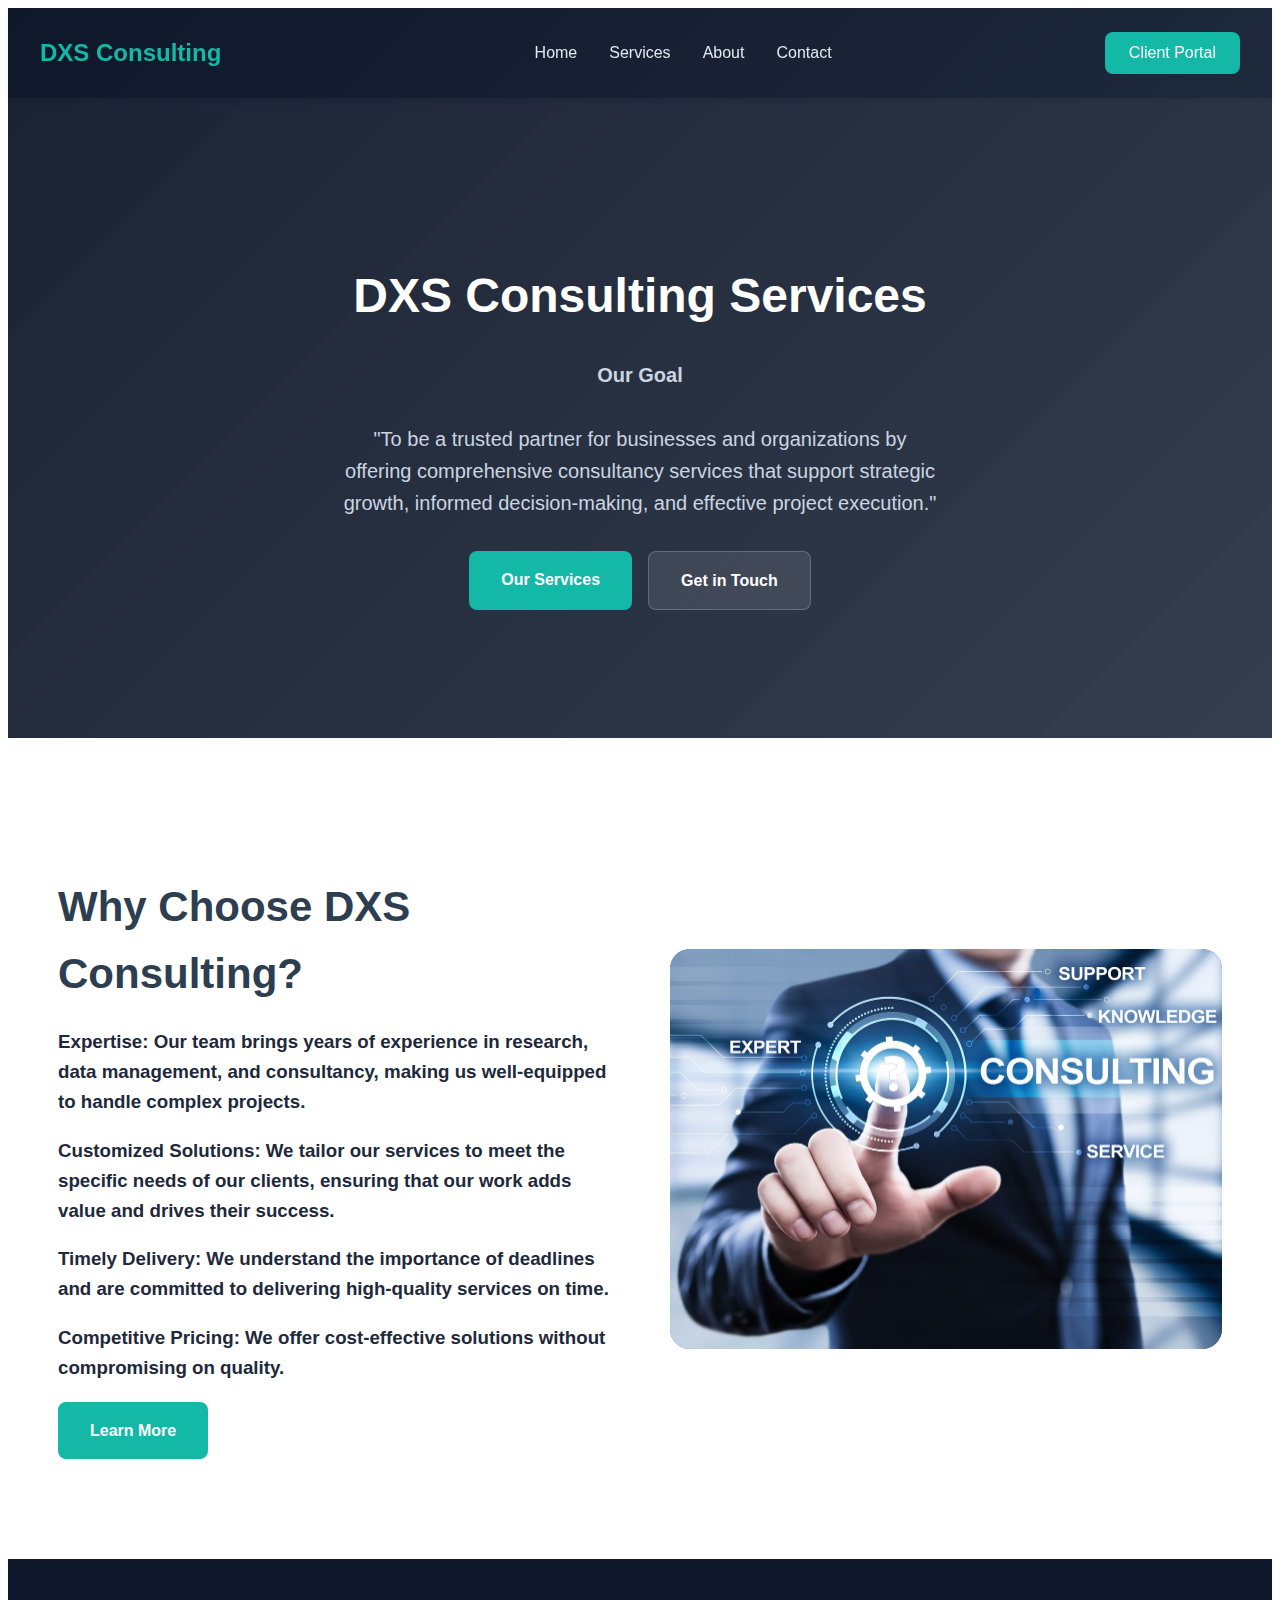
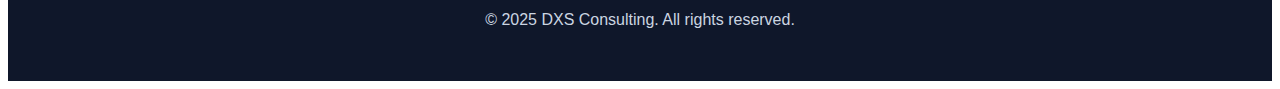
<file: index.html>
<!DOCTYPE html>
<html lang="en">
<head>
    <meta charset="UTF-8">
    <meta name="viewport" content="width=device-width, initial-scale=1.0">
    <title>DXS Consulting</title>
    <link rel="stylesheet" href="Landing.css">
</head>
<body>
     <nav class="navbar">
        <div class="nav-container">
            <div class="nav-brand">DXS Consulting</div>
            <ul class="nav-links">
                <li><a href="Landing.html">Home</a></li>
                <li><a href="Services Offered.html">Services</a></li>
                <li><a href="About.html">About</a></li>
                <li><a href="Contact.html">Contact</a></li>
            </ul>
            <a href="Client portal.html" class="nav-button">Client Portal</a>
        </div>
    </nav>

     <section id="home" class="hero">
        <div class="hero-container">
            <h1>DXS Consulting Services</h1>
            <b><p>Our Goal</p></b>
            <p>"To be a trusted partner for businesses and organizations by offering comprehensive consultancy services that support strategic growth, informed decision-making, and effective project execution."</p>
            <div class="hero-buttons">
                <a href="Services Offered.html" class="btn-primary">Our Services</a>
                <a href="Contact.html" class="btn-secondary">Get in Touch</a>
            </div>
        </div>
    </section>

    <section class="about fade-in" id="about">
        <div class="about-content">
            <div class="about-text">
                <h2>Why Choose DXS Consulting?</h2>
                <h3>Expertise: Our team brings years of experience in research, data management, and consultancy, making us well-equipped to handle complex projects.</h3>
                <h3>Customized Solutions: We tailor our services to meet the specific needs of our clients, ensuring that our work adds value and drives their success.</h3>
                <h3>Timely Delivery: We understand the importance of deadlines and are committed to delivering high-quality services on time.</h3>
                <h3>Competitive Pricing: We offer cost-effective solutions without compromising on quality.</h3>
                <a href="About.html" class="btn btn-primary">Learn More</a>
            </div>
            <div class="about-image">
                <img src="DXS4.jpg" alt="About DXS Consulting" style="width: 100%; height: 100%; border-radius: 20px; object-fit: cover;">
            </div>
        </div>
    </section>

      <footer class="footer">
        <div class="footer-container">
            <p>&copy; 2025 DXS Consulting. All rights reserved.</p>
        </div>
</body>
</html>
</file>
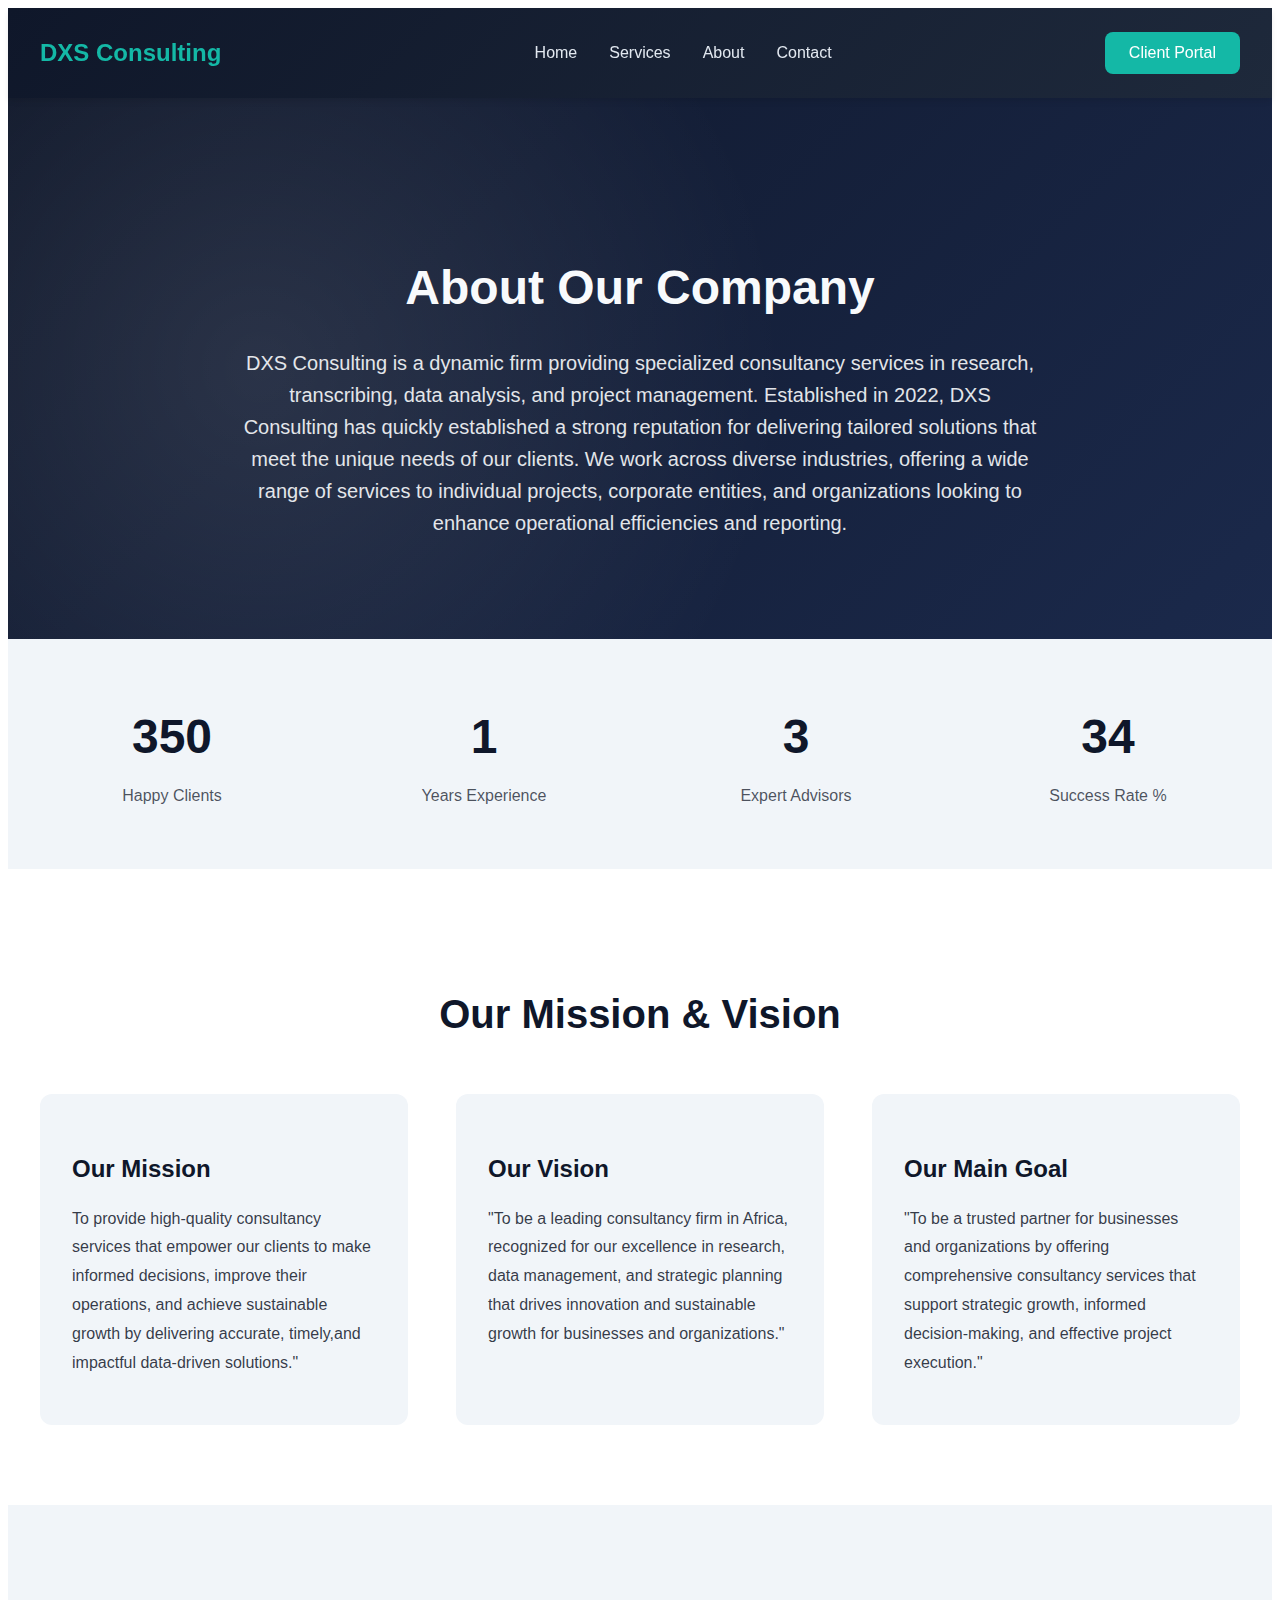
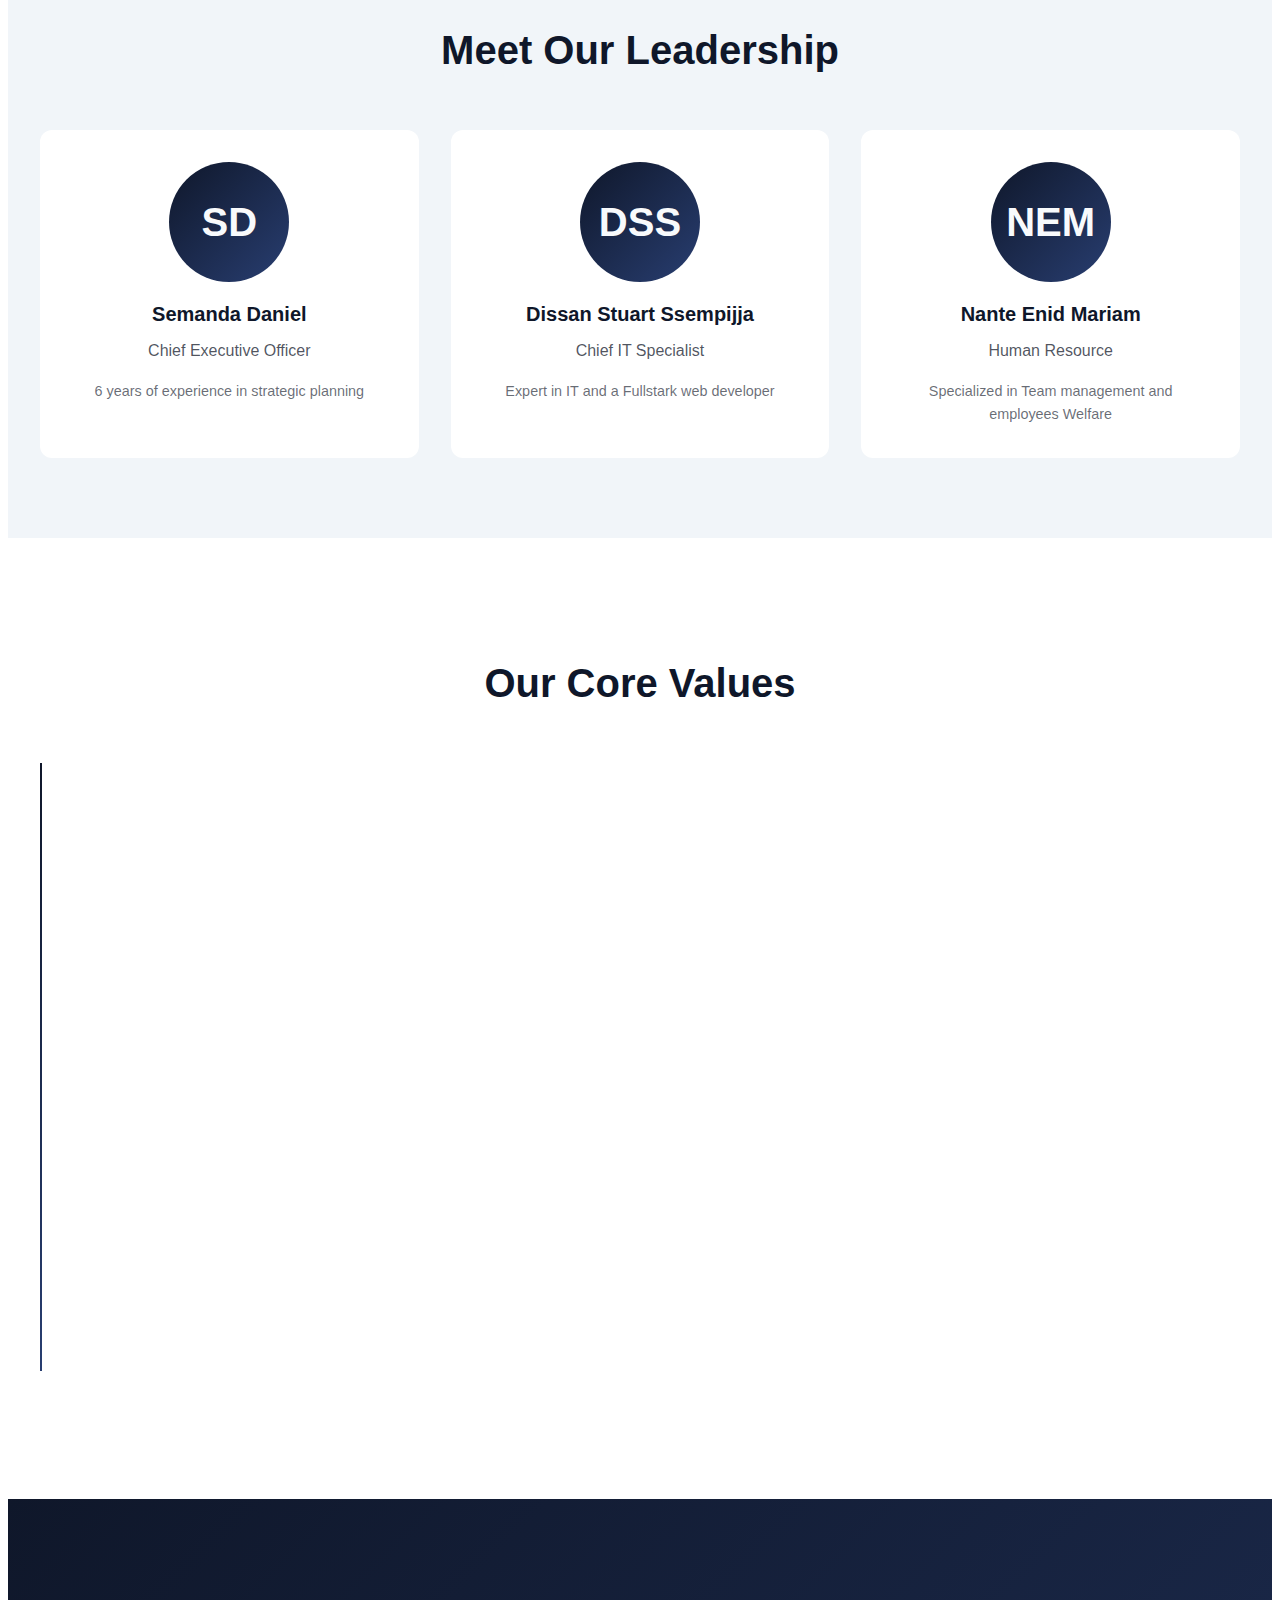
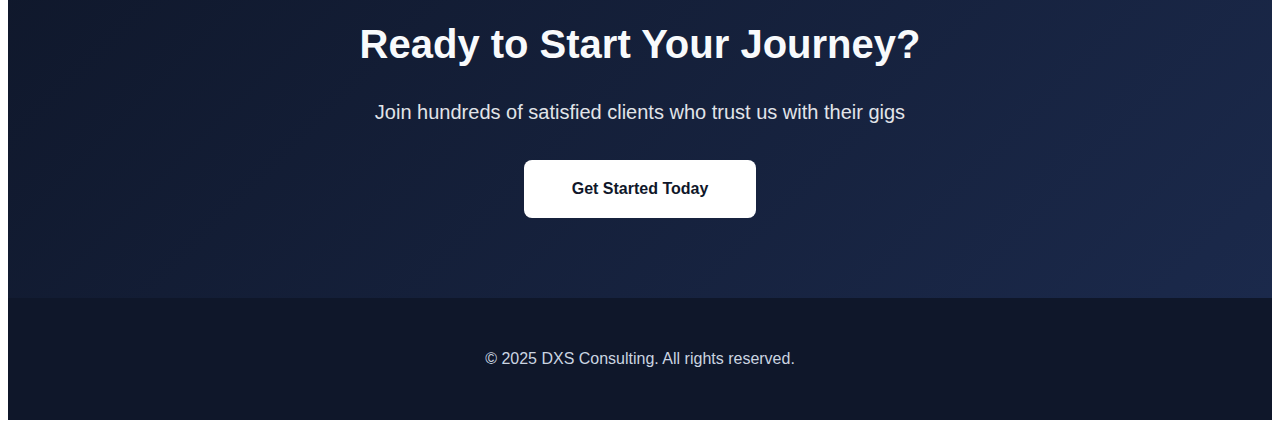
<file: About.html>
<!DOCTYPE html>
<html lang="en">
<head>
    <meta charset="UTF-8">
    <meta name="viewport" content="width=device-width, initial-scale=1.0">
    <title>About DXS Consulting</title>
    <style>
        .navbar {
            background: linear-gradient(135deg, #0f172a 0%, #1e293b 100%);
            padding: 1rem 2rem;
            position: sticky;
            top: 0;
            z-index: 1000;
            box-shadow: 0 4px 6px -1px rgba(0, 0, 0, 0.1);
        }

        .nav-container {
            max-width: 1200px;
            margin: 0 auto;
            display: flex;
            justify-content: space-between;
            align-items: center;
        }

        .nav-brand {
            font-size: 1.5rem;
            font-weight: bold;
            color: #14b8a6;
        }

        .nav-links {
            display: flex;
            gap: 2rem;
            list-style: none;
        }

        .nav-links a {
            color: #e2e8f0;
            text-decoration: none;
            transition: color 0.3s;
        }

        .nav-links a:hover {
            color: #14b8a6;
        }

        .nav-button {
            background: #14b8a6;
            color: white;
            padding: 0.5rem 1.5rem;
            border-radius: 0.5rem;
            text-decoration: none;
            transition: background 0.3s;
        }

        .nav-button:hover {
            background: #0d9488;
        }
        .footer {
            background: #0f172a;
            color: #cbd5e1;
            text-align: center;
            padding: 2rem;
        }
         {
            margin: 0;
            padding: 0;
            box-sizing: border-box;
        }

        :root {
            --primary: 222.2 47.4% 11.2%;
            --primary-foreground: 210 40% 98%;
            --secondary: 210 40% 96.1%;
            --secondary-foreground: 222.2 47.4% 11.2%;
            --accent: 210 40% 96.1%;
            --accent-foreground: 222.2 47.4% 11.2%;
            --background: 0 0% 100%;
            --foreground: 222.2 84% 4.9%;
        }

        body {
            font-family: -apple-system, BlinkMacSystemFont, 'Segoe UI', 'Roboto', 'Oxygen', 'Ubuntu', sans-serif;
            line-height: 1.6;
            color: hsl(var(--foreground));
            background: hsl(var(--background));
        }

       

        /* Hero Section */
        .hero {
            padding: 120px 2rem 80px;
            background: linear-gradient(135deg, hsl(var(--primary)) 0%, hsl(222.2 47.4% 20%) 100%);
            color: hsl(var(--primary-foreground));
            text-align: center;
            position: relative;
            overflow: hidden;
        }

        .hero::before {
            content: '';
            position: absolute;
            top: 0;
            left: 0;
            right: 0;
            bottom: 0;
            background: radial-gradient(circle at 20% 50%, rgba(255,255,255,0.1) 0%, transparent 50%);
            animation: pulse 4s ease-in-out infinite;
        }

        @keyframes pulse {
            0%, 100% { opacity: 0.5; }
            50% { opacity: 1; }
        }

        .hero-content {
            max-width: 800px;
            margin: 0 auto;
            position: relative;
            z-index: 1;
        }

        .hero h1 {
            font-size: 3rem;
            margin-bottom: 1rem;
            animation: fadeInUp 1s ease-out;
        }

        .hero p {
            font-size: 1.25rem;
            opacity: 0.9;
            animation: fadeInUp 1s ease-out 0.2s backwards;
        }

        @keyframes fadeInUp {
            from {
                opacity: 0;
                transform: translateY(30px);
            }
            to {
                opacity: 1;
                transform: translateY(0);
            }
        }

        /* Stats Section */
        .stats {
            padding: 60px 2rem;
            background: hsl(var(--secondary));
        }

        .stats-container {
            max-width: 1200px;
            margin: 0 auto;
            display: grid;
            grid-template-columns: repeat(auto-fit, minmax(200px, 1fr));
            gap: 3rem;
            text-align: center;
        }

        .stat-item {
            opacity: 0;
            transform: translateY(20px);
            transition: all 0.5s ease;
        }

        .stat-item.visible {
            opacity: 1;
            transform: translateY(0);
        }

        .stat-number {
            font-size: 3rem;
            font-weight: bold;
            color: hsl(var(--primary));
            margin-bottom: 0.5rem;
        }

        .stat-label {
            font-size: 1rem;
            color: hsl(var(--foreground) / 0.7);
        }

        /* Mission Section */
        .mission {
            padding: 80px 2rem;
            max-width: 1200px;
            margin: 0 auto;
        }

        .mission-grid {
            display: grid;
            grid-template-columns: repeat(auto-fit, minmax(300px, 1fr));
            gap: 3rem;
            margin-top: 3rem;
        }

        .mission-card {
            padding: 2rem;
            border-radius: 12px;
            background: hsl(var(--secondary));
            transition: all 0.3s ease;
            cursor: pointer;
            position: relative;
            overflow: hidden;
        }

        .mission-card::before {
            content: '';
            position: absolute;
            top: 0;
            left: 0;
            width: 100%;
            height: 4px;
            background: linear-gradient(90deg, hsl(var(--primary)), hsl(222.2 47.4% 30%));
            transform: scaleX(0);
            transition: transform 0.3s ease;
        }

        .mission-card:hover {
            transform: translateY(-5px);
            box-shadow: 0 10px 30px rgba(0, 0, 0, 0.1);
        }

        .mission-card:hover::before {
            transform: scaleX(1);
        }

        .mission-card h3 {
            font-size: 1.5rem;
            margin-bottom: 1rem;
            color: hsl(var(--primary));
        }

        .mission-card p {
            color: hsl(var(--foreground) / 0.8);
            line-height: 1.8;
        }

        /* Team Section */
        .team {
            padding: 80px 2rem;
            background: hsl(var(--secondary));
        }

        .section-title {
            text-align: center;
            font-size: 2.5rem;
            margin-bottom: 3rem;
            color: hsl(var(--primary));
        }

        .team-grid {
            max-width: 1200px;
            margin: 0 auto;
            display: grid;
            grid-template-columns: repeat(auto-fit, minmax(250px, 1fr));
            gap: 2rem;
        }

        .team-member {
            background: hsl(var(--background));
            border-radius: 12px;
            padding: 2rem;
            text-align: center;
            transition: all 0.3s ease;
            cursor: pointer;
        }

        .team-member:hover {
            transform: scale(1.05);
            box-shadow: 0 15px 40px rgba(0, 0, 0, 0.15);
        }

        .team-avatar {
            width: 120px;
            height: 120px;
            border-radius: 50%;
            background: linear-gradient(135deg, hsl(var(--primary)), hsl(222.2 47.4% 30%));
            margin: 0 auto 1rem;
            display: flex;
            align-items: center;
            justify-content: center;
            font-size: 2.5rem;
            color: hsl(var(--primary-foreground));
            font-weight: bold;
        }

        .team-name {
            font-size: 1.25rem;
            font-weight: bold;
            margin-bottom: 0.5rem;
            color: hsl(var(--primary));
        }

        .team-role {
            color: hsl(var(--foreground) / 0.7);
            margin-bottom: 1rem;
        }

        .team-bio {
            font-size: 0.9rem;
            color: hsl(var(--foreground) / 0.6);
            line-height: 1.6;
        }

        /* Values Section */
        .values {
            padding: 80px 2rem;
            max-width: 1200px;
            margin: 0 auto;
        }

        .values-timeline {
            position: relative;
            padding-left: 2rem;
            margin-top: 3rem;
        }

        .values-timeline::before {
            content: '';
            position: absolute;
            left: 0;
            top: 0;
            bottom: 0;
            width: 2px;
            background: linear-gradient(to bottom, hsl(var(--primary)), hsl(222.2 47.4% 30%));
        }

        .value-item {
            position: relative;
            margin-bottom: 3rem;
            padding-left: 2rem;
            opacity: 0;
            transform: translateX(-20px);
            transition: all 0.5s ease;
        }

        .value-item.visible {
            opacity: 1;
            transform: translateX(0);
        }

        .value-item::before {
            content: '';
            position: absolute;
            left: -2.5rem;
            top: 0.5rem;
            width: 12px;
            height: 12px;
            border-radius: 50%;
            background: hsl(var(--primary));
            border: 3px solid hsl(var(--background));
        }

        .value-item h3 {
            font-size: 1.5rem;
            margin-bottom: 0.5rem;
            color: hsl(var(--primary));
        }

        .value-item p {
            color: hsl(var(--foreground) / 0.8);
            line-height: 1.8;
        }

        /* CTA Section */
        .cta {
            padding: 80px 2rem;
            background: linear-gradient(135deg, hsl(var(--primary)) 0%, hsl(222.2 47.4% 20%) 100%);
            color: hsl(var(--primary-foreground));
            text-align: center;
        }

        .cta h2 {
            font-size: 2.5rem;
            margin-bottom: 1rem;
        }

        .cta p {
            font-size: 1.25rem;
            margin-bottom: 2rem;
            opacity: 0.9;
        }

        .cta-button {
            display: inline-block;
            padding: 1rem 3rem;
            background: hsl(var(--background));
            color: hsl(var(--primary));
            text-decoration: none;
            border-radius: 8px;
            font-weight: bold;
            transition: all 0.3s ease;
        }

        .cta-button:hover {
            transform: translateY(-2px);
            box-shadow: 0 10px 30px rgba(0, 0, 0, 0.3);
        }

        /* Responsive */
        @media (max-width: 768px) {
            .nav-links {
                gap: 1rem;
            }

            .hero h1 {
                font-size: 2rem;
            }

            .hero p {
                font-size: 1rem;
            }

            .section-title {
                font-size: 2rem;
            }

            .mission-grid,
            .team-grid {
                grid-template-columns: 1fr;
            }
        }

    </style>
</head>
<body>
     <nav class="navbar">
        <div class="nav-container">
            <div class="nav-brand">DXS Consulting</div>
            <ul class="nav-links">
                <li><a href="Landing.html">Home</a></li>
                <li><a href="Services Offered.html">Services</a></li>
                <li><a href="About.html">About</a></li>
                <li><a href="Contact.html">Contact</a></li>
            </ul>
            <a href="#login" class="nav-button">Client Portal</a>
        </div>
        
    </nav>
    <div class="about">
            <section class="hero">
        <div class="hero-content">
            <h1>About Our Company</h1>
            <p>DXS Consulting is a dynamic firm providing specialized consultancy services in research,
transcribing, data analysis, and project management. Established in 2022, DXS Consulting has
quickly established a strong reputation for delivering tailored solutions that meet the unique needs
of our clients. We work across diverse industries, offering a wide range of services to individual
projects, corporate entities, and organizations looking to enhance operational efficiencies and reporting.</p>
        </div>
    </section>

      <section class="stats">
        <div class="stats-container">
            <div class="stat-item" data-target="1000">
                <div class="stat-number">0</div>
                <div class="stat-label">Happy Clients</div>
            </div>
            <div class="stat-item" data-target="3">
                <div class="stat-number">0</div>
                <div class="stat-label">Years Experience</div>
            </div>
            <div class="stat-item" data-target="10">
                <div class="stat-number">0</div>
                <div class="stat-label">Expert Advisors</div>
            </div>
            <div class="stat-item" data-target="98">
                <div class="stat-number">0</div>
                <div class="stat-label">Success Rate %</div>
            </div>
        </div>
    </section>

    <section class="mission">
        <h2 class="section-title">Our Mission & Vision</h2>
        <div class="mission-grid">
            <div class="mission-card">
                <h3>Our Mission</h3>
                <p>To provide high-quality consultancy services that empower our clients to make informed decisions, improve their operations, and achieve sustainable growth by delivering accurate, timely,and impactful data-driven solutions."</p>
            </div>
            <div class="mission-card">
                <h3>Our Vision</h3>
                <p>"To be a leading consultancy firm in Africa, recognized for our excellence in research, data management, and strategic planning that drives innovation and sustainable growth for businesses and organizations."</p>
            </div>
            <div class="mission-card">
                <h3>Our Main Goal</h3>
                <p>"To be a trusted partner for businesses and organizations by offering comprehensive consultancy services that support strategic growth, informed decision-making, and effective project execution."</p>
            </div>
        </div>
    </section>

     <section class="team">
        <h2 class="section-title">Meet Our Leadership</h2>
        <div class="team-grid">
            <div class="team-member">
                <div class="team-avatar">SD</div>
                <div class="team-name">Semanda Daniel</div>
                <div class="team-role">Chief Executive Officer</div>
                <div class="team-bio"> 6 years of experience in strategic planning</div>
            </div>
            <div class="team-member">
                <div class="team-avatar">DSS</div>
                <div class="team-name">Dissan Stuart Ssempijja</div>
                <div class="team-role">Chief IT Specialist</div>
                <div class="team-bio">Expert in IT and a Fullstark web developer</div>
            </div>
            <div class="team-member">
                <div class="team-avatar">NEM</div>
                <div class="team-name">Nante Enid Mariam</div>
                <div class="team-role">Human Resource</div>
                <div class="team-bio">Specialized in Team  management and employees Welfare</div>
            </div>
           
    </section>

    <section class="values">
        <h2 class="section-title">Our Core Values</h2>
        <div class="values-timeline">
            <div class="value-item">
                <h3>Integrity</h3>
                <p>Our work is rooted in honesty, transparency, and respect for our clients’ confidentiality.</p>
            </div>
            <div class="value-item">
                <h3>Excellence</h3>
                <p>We strive to exceed client expectations by consistently delivering top-quality services.</p>
            </div>
            <div class="value-item">
                <h3>Innovation</h3>
                <p>We embrace innovation and technology to provide cutting-edge solutions that meet evolving financial needs.</p>
            </div>
            <div class="value-item">
                <h3>Client-Satisfaction</h3>
                <p>We believe in the power of partnerships and work closely with our clients to achieve their goals.</p>
            </div>
            <div class="value-item">
                <h3>Collaboration</h3>
                <p>We believe in the power of partnerships and work closely with our clients to achieve their goals.</p>
            </div>
        </div>
    </section>

     <section class="cta">
        <h2>Ready to Start Your  Journey?</h2>
        <p>Join hundreds of satisfied clients who trust us with their gigs</p>
        <a href="Contact.html" class="cta-button">Get Started Today</a>
    </section>

    <script>
        // Navbar scroll effect
        const navbar = document.getElementById('navbar');
        window.addEventListener('scroll', () => {
            if (window.scrollY > 50) {
                navbar.classList.add('scrolled');
            } else {
                navbar.classList.remove('scrolled');
            }
        });

        // Animated counter for stats
        function animateCounter(element, target) {
            let current = 0;
            const increment = target / 100;
            const timer = setInterval(() => {
                current += increment;
                if (current >= target) {
                    element.textContent = target.toLocaleString();
                    clearInterval(timer);
                } else {
                    element.textContent = Math.floor(current).toLocaleString();
                }
            }, 20);
        }

        // Intersection Observer for animations
        const observerOptions = {
            threshold: 0.2,
            rootMargin: '0px'
        };

        const observer = new IntersectionObserver((entries) => {
            entries.forEach(entry => {
                if (entry.isIntersecting) {
                    entry.target.classList.add('visible');
                    
                    // Trigger counter animation for stats
                    if (entry.target.classList.contains('stat-item')) {
                        const numberElement = entry.target.querySelector('.stat-number');
                        const target = parseInt(entry.target.dataset.target);
                        animateCounter(numberElement, target);
                    }
                    
                    observer.unobserve(entry.target);
                }
            });
        }, observerOptions);

        // Observe stat items
        document.querySelectorAll('.stat-item').forEach(item => {
            observer.observe(item);
        });

        // Observe value items
        document.querySelectorAll('.value-item').forEach(item => {
            observer.observe(item);
        });

        // Add smooth scrolling for anchor links
        document.querySelectorAll('a[href^="#"]').forEach(anchor => {
            anchor.addEventListener('click', function (e) {
                e.preventDefault();
                const target = document.querySelector(this.getAttribute('href'));
                if (target) {
                    target.scrollIntoView({
                        behavior: 'smooth',
                        block: 'start'
                    });
                }
            });
        });

        // Add parallax effect to hero
        window.addEventListener('scroll', () => {
            const scrolled = window.pageYOffset;
            const hero = document.querySelector('.hero');
            if (hero && scrolled < hero.offsetHeight) {
                hero.style.transform = `translateY(${scrolled * 0.5}px)`;
            }
        });
    </script>






        </div>
      <footer class="footer">
        <div class="footer-container">
            <p>&copy; 2025 DXS Consulting. All rights reserved.</p>
        </div>
</body>
</html>
</file>
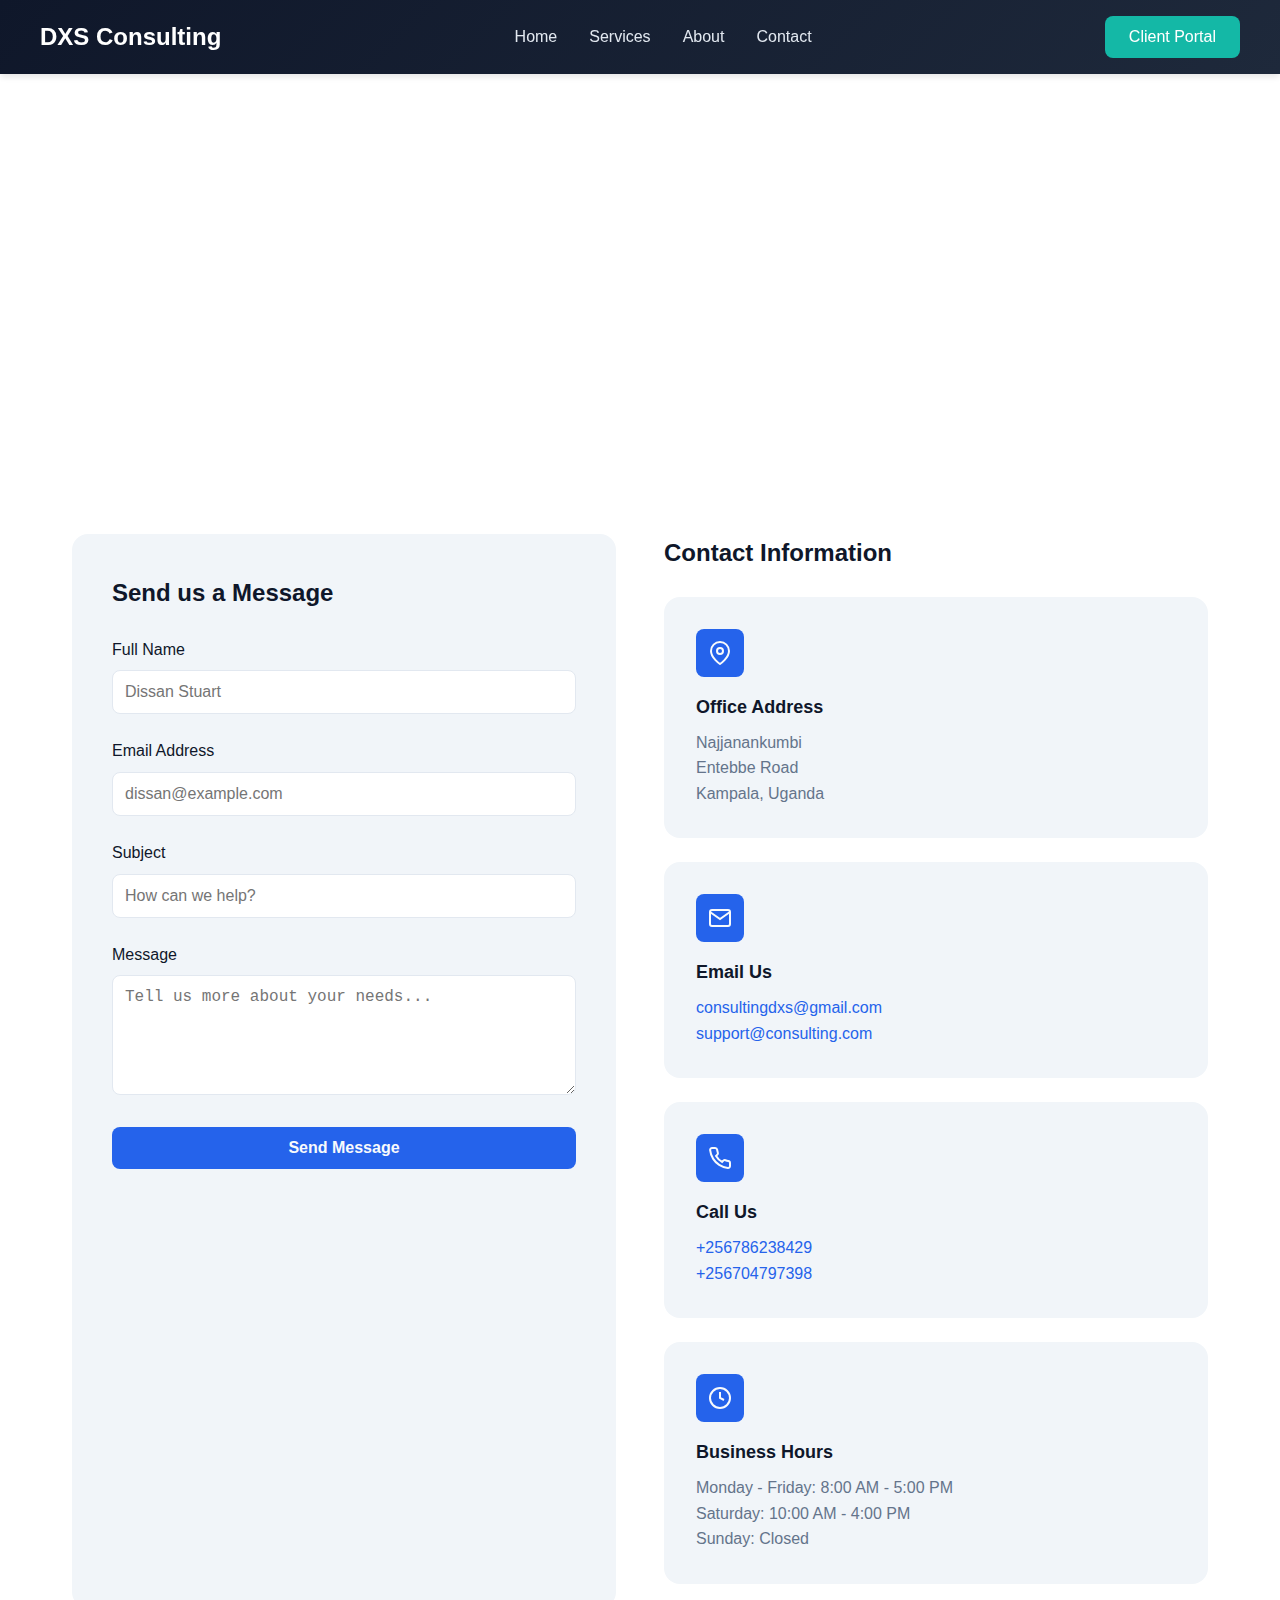
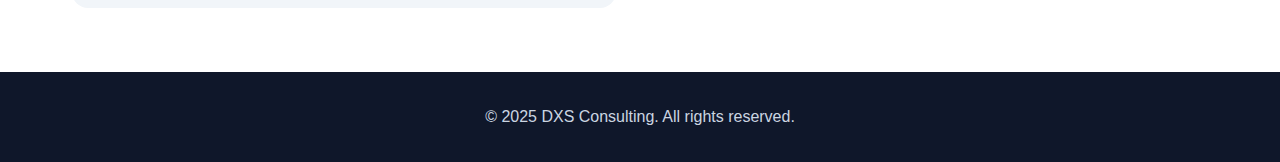
<file: Contact.html>
<!DOCTYPE html>
<html lang="en">
<head>
    <meta charset="UTF-8">
    <meta name="viewport" content="width=device-width, initial-scale=1.0">
    <title>Contact Us</title>
    <style>
          * {
            margin: 0;
            padding: 0;
            box-sizing: border-box;
        }

        :root {
            --primary: 221.2 83.2% 53.3%;
            --primary-foreground: 210 40% 98%;
            --secondary: 210 40% 96.1%;
            --secondary-foreground: 222.2 47.4% 11.2%;
            --accent: 210 40% 96.1%;
            --accent-foreground: 222.2 47.4% 11.2%;
            --background: 0 0% 100%;
            --foreground: 222.2 47.4% 11.2%;
            --muted: 210 40% 96.1%;
            --muted-foreground: 215.4 16.3% 46.9%;
            --border: 214.3 31.8% 91.4%;
            --input: 214.3 31.8% 91.4%;
        }

        body {
            font-family: -apple-system, BlinkMacSystemFont, 'Segoe UI', Roboto, 'Helvetica Neue', Arial, sans-serif;
            background: hsl(var(--background));
            color: hsl(var(--foreground));
            line-height: 1.6;
        }

       
        .navbar {
            background: linear-gradient(135deg, #0f172a 0%, #1e293b 100%);
            padding: 1rem 2rem;
            position: sticky;
            top: 0;
            z-index: 1000;
            box-shadow: 0 4px 6px -1px rgba(0, 0, 0, 0.1);
        }

        .nav-container {
            max-width: 1200px;
            margin: 0 auto;
            display: flex;
            justify-content: space-between;
            align-items: center;
        }

        .nav-brand {
            font-size: 1.5rem;
            font-weight: bold;
            color: white;
        }

        .nav-links {
            display: flex;
            gap: 2rem;
            list-style: none;
        }

        .nav-links a {
            color: #e2e8f0;
            text-decoration: none;
            transition: color 0.3s;
        }

        .nav-links a:hover {
            color: #14b8a6;
        }

        .nav-button {
            background: #14b8a6;
            color: white;
            padding: 0.5rem 1.5rem;
            border-radius: 0.5rem;
            text-decoration: none;
            transition: background 0.3s;
        }

        .nav-button:hover {
            background: #0d9488;
        }

        
        .hero {
            padding: 8rem 2rem 4rem;
            background: linear-gradient(135deg, hsla(var(--primary), 0.05), hsla(var(--accent), 0.05));
            text-align: center;
            position: relative;
            overflow: hidden;
        }

        .hero::before {
            content: '';
            position: absolute;
            top: -50%;
            right: -50%;
            width: 100%;
            height: 100%;
            background: radial-gradient(circle, hsla(var(--primary), 0.1) 0%, transparent 70%);
            animation: float 6s ease-in-out infinite;
        }

        @keyframes float {
            0%, 100% { transform: translate(0, 0); }
            50% { transform: translate(-20px, -20px); }
        }

        .hero-content {
            max-width: 800px;
            margin: 0 auto;
            position: relative;
            z-index: 1;
        }

        .hero-title {
            font-size: 3rem;
            font-weight: 700;
            margin-bottom: 1rem;
            opacity: 0;
            animation: fadeInUp 0.8s ease forwards;
        }

        .hero-subtitle {
            font-size: 1.25rem;
            color: hsl(var(--muted-foreground));
            opacity: 0;
            animation: fadeInUp 0.8s ease 0.2s forwards;
        }

        @keyframes fadeInUp {
            from {
                opacity: 0;
                transform: translateY(20px);
            }
            to {
                opacity: 1;
                transform: translateY(0);
            }
        }

        
        .contact-section {
            padding: 4rem 2rem;
            max-width: 1200px;
            margin: 0 auto;
        }

        .contact-grid {
            display: grid;
            grid-template-columns: 1fr 1fr;
            gap: 3rem;
            margin-top: 3rem;
        }

        
        .contact-form {
            background: hsl(var(--secondary));
            padding: 2.5rem;
            border-radius: 1rem;
            box-shadow: 0 4px 6px hsla(var(--foreground), 0.1);
            opacity: 0;
            transform: translateY(20px);
            transition: all 0.6s ease;
        }

        .contact-form.visible {
            opacity: 1;
            transform: translateY(0);
        }

        .form-title {
            font-size: 1.5rem;
            font-weight: 600;
            margin-bottom: 1.5rem;
        }

        .form-group {
            margin-bottom: 1.5rem;
        }

        .form-label {
            display: block;
            margin-bottom: 0.5rem;
            font-weight: 500;
            color: hsl(var(--foreground));
        }

        .form-input,
        .form-textarea {
            width: 100%;
            padding: 0.75rem;
            border: 1px solid hsl(var(--border));
            border-radius: 0.5rem;
            background: hsl(var(--background));
            color: hsl(var(--foreground));
            font-size: 1rem;
            transition: all 0.3s ease;
        }

        .form-input:focus,
        .form-textarea:focus {
            outline: none;
            border-color: hsl(var(--primary));
            box-shadow: 0 0 0 3px hsla(var(--primary), 0.1);
        }

        .form-textarea {
            min-height: 120px;
            resize: vertical;
        }

        .form-button {
            width: 100%;
            padding: 0.75rem;
            background: hsl(var(--primary));
            color: hsl(var(--primary-foreground));
            border: none;
            border-radius: 0.5rem;
            font-size: 1rem;
            font-weight: 600;
            cursor: pointer;
            transition: all 0.3s ease;
        }

        .form-button:hover {
            opacity: 0.9;
            transform: translateY(-2px);
            box-shadow: 0 4px 12px hsla(var(--primary), 0.3);
        }

        .form-button:active {
            transform: translateY(0);
        }

        .form-message {
            margin-top: 1rem;
            padding: 0.75rem;
            border-radius: 0.5rem;
            text-align: center;
            display: none;
        }

        .form-message.success {
            background: hsla(142, 76%, 36%, 0.1);
            color: hsl(142, 76%, 36%);
            display: block;
        }

        .form-message.error {
            background: hsla(0, 84%, 60%, 0.1);
            color: hsl(0, 84%, 60%);
            display: block;
        }

        
        .contact-info {
            opacity: 0;
            transform: translateY(20px);
            transition: all 0.6s ease 0.2s;
        }

        .contact-info.visible {
            opacity: 1;
            transform: translateY(0);
        }

        .info-title {
            font-size: 1.5rem;
            font-weight: 600;
            margin-bottom: 1.5rem;
        }

        .info-card {
            background: hsl(var(--secondary));
            padding: 2rem;
            border-radius: 1rem;
            margin-bottom: 1.5rem;
            box-shadow: 0 4px 6px hsla(var(--foreground), 0.1);
            transition: all 0.3s ease;
        }

        .info-card:hover {
            transform: translateY(-4px);
            box-shadow: 0 8px 16px hsla(var(--foreground), 0.15);
        }

        .info-card-icon {
            width: 48px;
            height: 48px;
            background: hsl(var(--primary));
            color: hsl(var(--primary-foreground));
            border-radius: 0.5rem;
            display: flex;
            align-items: center;
            justify-content: center;
            margin-bottom: 1rem;
        }

        .info-card-title {
            font-size: 1.125rem;
            font-weight: 600;
            margin-bottom: 0.5rem;
        }

        .info-card-content {
            color: hsl(var(--muted-foreground));
            line-height: 1.6;
        }

        .info-card-link {
            color: hsl(var(--primary));
            text-decoration: none;
        }

        .info-card-link:hover {
            text-decoration: underline;
        }

        /* Map Section */
        .map-section {
            margin-top: 3rem;
            padding: 2rem;
            background: hsl(var(--secondary));
            border-radius: 1rem;
            opacity: 0;
            transform: translateY(20px);
            transition: all 0.6s ease 0.4s;
        }

        .map-section.visible {
            opacity: 1;
            transform: translateY(0);
        }

        .map-placeholder {
            width: 100%;
            height: 400px;
            background: linear-gradient(135deg, hsl(var(--muted)) 0%, hsl(var(--accent)) 100%);
            border-radius: 0.5rem;
            display: flex;
            align-items: center;
            justify-content: center;
            color: hsl(var(--muted-foreground));
            font-size: 1.125rem;
        }

        /* Footer */
       .footer {
            background: #0f172a;
            color: #cbd5e1;
            text-align: center;
            padding: 2rem;
        }

        /* Responsive */
        @media (max-width: 768px) {
            .navbar-links {
                display: none;
            }

            .hero-title {
                font-size: 2rem;
            }

            .hero-subtitle {
                font-size: 1rem;
            }

            .contact-grid {
                grid-template-columns: 1fr;
                gap: 2rem;
            }

            .contact-form,
            .map-section {
                padding: 1.5rem;
            }
        }
    </style>
</head>
<body>
    <nav class="navbar">
        <div class="nav-container">
            <div class="nav-brand"><b>DXS Consulting</b></div>
            <ul class="nav-links">
                <li><a href="index.html">Home</a></li>
                <li><a href="Services Offered.html">Services</a></li>
                <li><a href="About.html">About</a></li>
                <li><a href="Contact.html">Contact</a></li>
            </ul>
            <a href="Client portal.html" class="nav-button">Client Portal</a>
        </div>
    </nav>

    <!-- Hero Section -->
    <section class="hero">
        <div class="hero-content">
            <h1 class="hero-title">Get in Touch with us</h1>
            <p class="hero-subtitle">Have questions? We'd love to hear from you. Send us a message and we'll respond as soon as possible.</p>
        </div>
    </section>

 
    <section class="contact-section">
        <div class="contact-grid">
            
            <div class="contact-form" id="contactForm">
                <h2 class="form-title">Send us a Message</h2>
                <form id="messageForm">
                    <div class="form-group">
                        <label class="form-label" for="name">Full Name</label>
                        <input type="text" id="name" class="form-input" placeholder="Dissan Stuart" required>
                    </div>
                    
                    <div class="form-group">
                        <label class="form-label" for="email">Email Address</label>
                        <input type="email" id="email" class="form-input" placeholder="dissan@example.com" required>
                    </div>
                    
                    <div class="form-group">
                        <label class="form-label" for="subject">Subject</label>
                        <input type="text" id="subject" class="form-input" placeholder="How can we help?" required>
                    </div>
                    
                    <div class="form-group">
                        <label class="form-label" for="message">Message</label>
                        <textarea id="message" class="form-textarea" placeholder="Tell us more about your needs..." required></textarea>
                    </div>
                    
                    <button type="submit" class="form-button">Send Message</button>
                    <div class="form-message" id="formMessage"></div>
                </form>
            </div>

          
            <div class="contact-info" id="contactInfo">
                <h2 class="info-title">Contact Information</h2>
                
                <div class="info-card">
                    <div class="info-card-icon">
                        <svg width="24" height="24" viewBox="0 0 24 24" fill="none" stroke="currentColor" stroke-width="2">
                            <path d="M21 10c0 7-9 13-9 13s-9-6-9-13a9 9 0 0 1 18 0z"></path>
                            <circle cx="12" cy="10" r="3"></circle>
                        </svg>
                    </div>
                    <h3 class="info-card-title">Office Address</h3>
                    <p class="info-card-content">
                        Najjanankumbi<br>
                        Entebbe Road<br>
                        Kampala, Uganda
                    </p>
                </div>

                <div class="info-card">
                    <div class="info-card-icon">
                        <svg width="24" height="24" viewBox="0 0 24 24" fill="none" stroke="currentColor" stroke-width="2">
                            <path d="M4 4h16c1.1 0 2 .9 2 2v12c0 1.1-.9 2-2 2H4c-1.1 0-2-.9-2-2V6c0-1.1.9-2 2-2z"></path>
                            <polyline points="22,6 12,13 2,6"></polyline>
                        </svg>
                    </div>
                    <h3 class="info-card-title">Email Us</h3>
                    <p class="info-card-content">
                        <a href="mailto:info@financeconsult.com" class="info-card-link">consultingdxs@gmail.com</a><br>
                        <a href="mailto:support@financeconsult.com" class="info-card-link">support@consulting.com</a>
                    </p>
                </div>

                <div class="info-card">
                    <div class="info-card-icon">
                        <svg width="24" height="24" viewBox="0 0 24 24" fill="none" stroke="currentColor" stroke-width="2">
                            <path d="M22 16.92v3a2 2 0 0 1-2.18 2 19.79 19.79 0 0 1-8.63-3.07 19.5 19.5 0 0 1-6-6 19.79 19.79 0 0 1-3.07-8.67A2 2 0 0 1 4.11 2h3a2 2 0 0 1 2 1.72 12.84 12.84 0 0 0 .7 2.81 2 2 0 0 1-.45 2.11L8.09 9.91a16 16 0 0 0 6 6l1.27-1.27a2 2 0 0 1 2.11-.45 12.84 12.84 0 0 0 2.81.7A2 2 0 0 1 22 16.92z"></path>
                        </svg>
                    </div>
                    <h3 class="info-card-title">Call Us</h3>
                    <p class="info-card-content">
                        <a href="tel:+256786238429" class="info-card-link">+256786238429</a><br>
                        <a href="tel:+256704797398" class="info-card-link">+256704797398</a>
                    </p>
                </div>

                <div class="info-card">
                    <div class="info-card-icon">
                        <svg width="24" height="24" viewBox="0 0 24 24" fill="none" stroke="currentColor" stroke-width="2">
                            <circle cx="12" cy="12" r="10"></circle>
                            <polyline points="12 6 12 12 16 14"></polyline>
                        </svg>
                    </div>
                    <h3 class="info-card-title">Business Hours</h3>
                    <p class="info-card-content">
                        Monday - Friday: 8:00 AM - 5:00 PM<br>
                        Saturday: 10:00 AM - 4:00 PM<br>
                        Sunday: Closed
                    </p>
                </div>
            </div>
        </div>

        
    </section>

    <footer class="footer">
        <div class="footer-container">
            <p>&copy; 2025 DXS Consulting. All rights reserved.</p>
        </div>

    
    <script>
        // Scroll animations
        const observerOptions = {
            threshold: 0.1,
            rootMargin: '0px 0px -50px 0px'
        };

        const observer = new IntersectionObserver((entries) => {
            entries.forEach(entry => {
                if (entry.isIntersecting) {
                    entry.target.classList.add('visible');
                }
            });
        }, observerOptions);

        // Observe elements
        document.addEventListener('DOMContentLoaded', () => {
            const animatedElements = document.querySelectorAll('.contact-form, .contact-info, .map-section');
            animatedElements.forEach(el => observer.observe(el));

            // Form submission
            const form = document.getElementById('messageForm');
            const formMessage = document.getElementById('formMessage');

            form.addEventListener('submit', (e) => {
                e.preventDefault();

                const name = document.getElementById('name').value;
                const email = document.getElementById('email').value;
                const subject = document.getElementById('subject').value;
                const message = document.getElementById('message').value;

                // Simple validation
                if (!name || !email || !subject || !message) {
                    formMessage.textContent = 'Please fill in all fields.';
                    formMessage.className = 'form-message error';
                    return;
                }

                // Email validation
                const emailRegex = /^[^\s@]+@[^\s@]+\.[^\s@]+$/;
                if (!emailRegex.test(email)) {
                    formMessage.textContent = 'Please enter a valid email address.';
                    formMessage.className = 'form-message error';
                    return;
                }

                // Simulate form submission
                formMessage.textContent = 'Thank you! Your message has been sent successfully.';
                formMessage.className = 'form-message success';
                form.reset();

                // Hide success message after 5 seconds
                setTimeout(() => {
                    formMessage.style.display = 'none';
                }, 5000);
            });
        });

        // Smooth scroll for anchor links
        document.querySelectorAll('a[href^="#"]').forEach(anchor => {
            anchor.addEventListener('click', function (e) {
                e.preventDefault();
                const target = document.querySelector(this.getAttribute('href'));
                if (target) {
                    target.scrollIntoView({ behavior: 'smooth' });
                }
            });
        });
    </script>

    
</body>

</html>
</file>
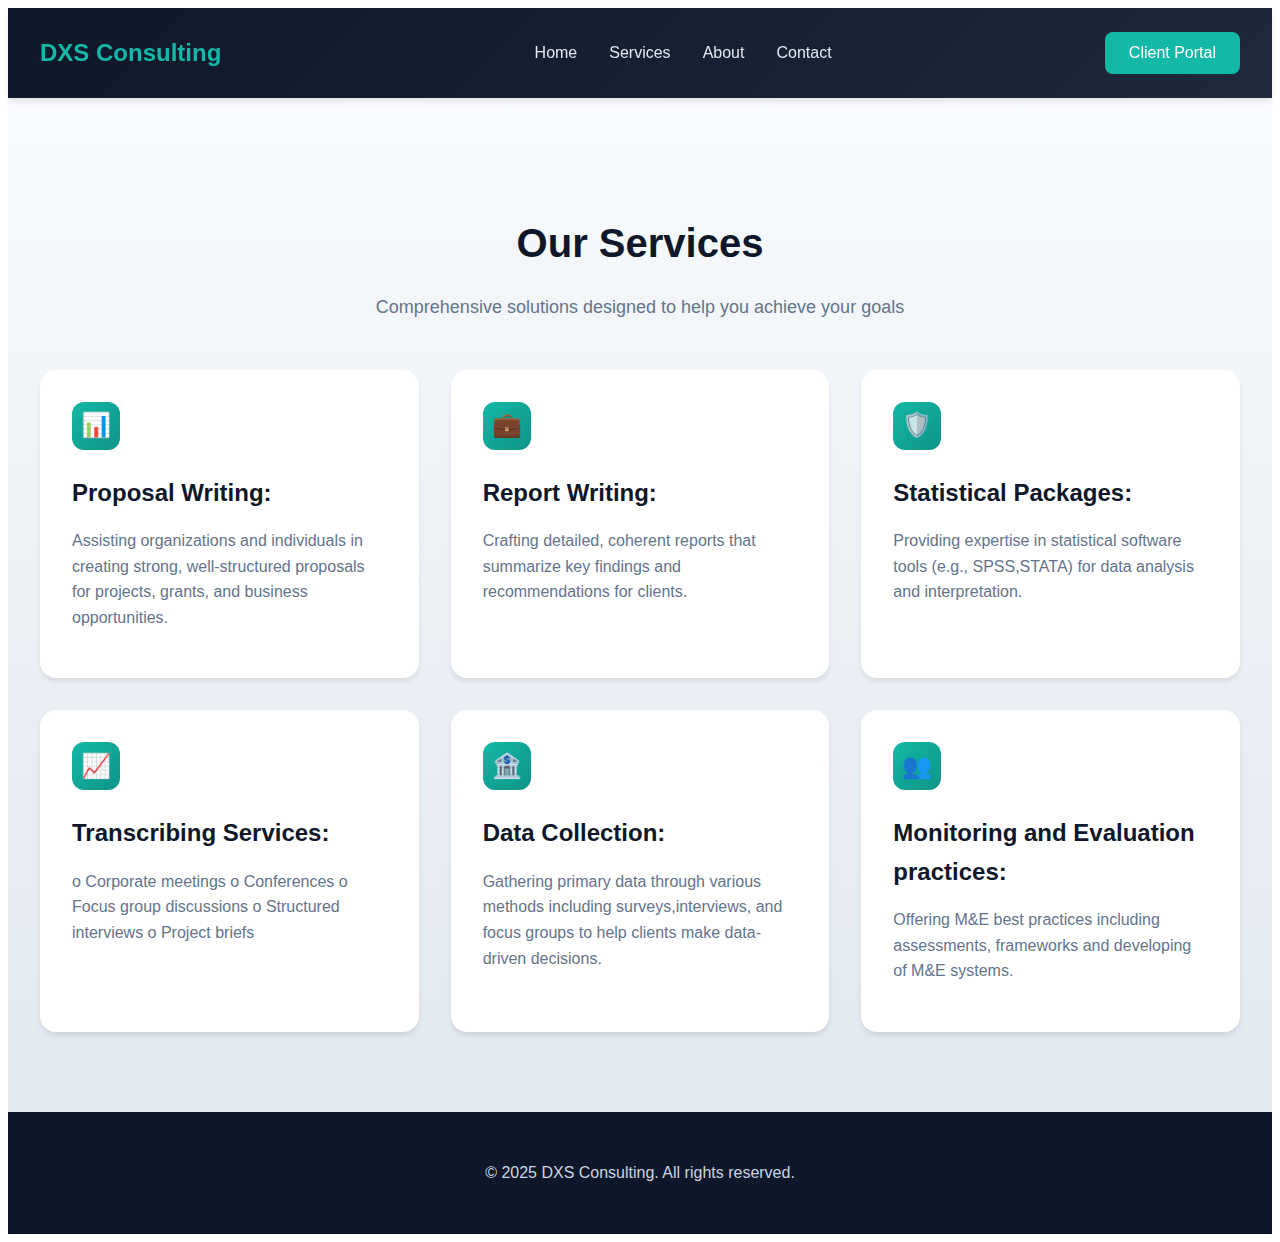
<file: Services Offered.html>
<!DOCTYPE html>
<html lang="en">
<head>
    <meta charset="UTF-8">
    <meta name="viewport" content="width=device-width, initial-scale=1.0">
    <title>DXS Cosnsulting</title>
    <style>
        {
            margin: 0;
            padding: 0;
            box-sizing: border-box;
        }

        body {
            font-family: -apple-system, BlinkMacSystemFont, 'Segoe UI', Roboto, Oxygen, Ubuntu, Cantarell, sans-serif;
            line-height: 1.6;
            color: #1e293b;
        }

        /* Navbar Styles */
        .navbar {
            background: linear-gradient(135deg, #0f172a 0%, #1e293b 100%);
            padding: 1rem 2rem;
            position: sticky;
            top: 0;
            z-index: 1000;
            box-shadow: 0 4px 6px -1px rgba(0, 0, 0, 0.1);
        }

        .nav-container {
            max-width: 1200px;
            margin: 0 auto;
            display: flex;
            justify-content: space-between;
            align-items: center;
        }

        .nav-brand {
            font-size: 1.5rem;
            font-weight: bold;
            color: #14b8a6;
        }

        .nav-links {
            display: flex;
            gap: 2rem;
            list-style: none;
        }

        .nav-links a {
            color: #e2e8f0;
            text-decoration: none;
            transition: color 0.3s;
        }

        .nav-links a:hover {
            color: #14b8a6;
        }

        .nav-button {
            background: #14b8a6;
            color: white;
            padding: 0.5rem 1.5rem;
            border-radius: 0.5rem;
            text-decoration: none;
            transition: background 0.3s;
        }

        .nav-button:hover {
            background: #0d9488;
        }

        /* Hero Styles */
        .hero {
            background: linear-gradient(135deg, rgba(15, 23, 42, 0.95) 0%, rgba(30, 41, 59, 0.9) 100%),
                        url('https://images.unsplash.com/photo-1554224155-6726b3ff858f?q=80&w=2000');
            background-size: cover;
            background-position: center;
            color: white;
            padding: 8rem 2rem;
            text-align: center;
        }

        .hero-container {
            max-width: 1200px;
            margin: 0 auto;
        }

        .hero h1 {
            font-size: 3rem;
            margin-bottom: 1.5rem;
            font-weight: 800;
        }

        .hero p {
            font-size: 1.25rem;
            margin-bottom: 2rem;
            color: #cbd5e1;
            max-width: 600px;
            margin-left: auto;
            margin-right: auto;
        }

        .hero-buttons {
            display: flex;
            gap: 1rem;
            justify-content: center;
        }

        .btn-primary {
            background: #14b8a6;
            color: white;
            padding: 1rem 2rem;
            border-radius: 0.5rem;
            text-decoration: none;
            font-weight: 600;
            transition: background 0.3s;
            display: inline-block;
        }

        .btn-primary:hover {
            background: #0d9488;
        }

        .btn-secondary {
            background: rgba(255, 255, 255, 0.1);
            color: white;
            padding: 1rem 2rem;
            border-radius: 0.5rem;
            text-decoration: none;
            font-weight: 600;
            transition: background 0.3s;
            display: inline-block;
            border: 1px solid rgba(255, 255, 255, 0.2);
        }

        .btn-secondary:hover {
            background: rgba(255, 255, 255, 0.2);
        }

        /* Services Styles */
        .services {
            padding: 5rem 2rem;
            background: linear-gradient(to bottom, #f8fafc, #e2e8f0);
        }

        .services-container {
            max-width: 1200px;
            margin: 0 auto;
        }

        .services h2 {
            text-align: center;
            font-size: 2.5rem;
            margin-bottom: 1rem;
            color: #0f172a;
        }

        .services-intro {
            text-align: center;
            color: #64748b;
            margin-bottom: 3rem;
            font-size: 1.125rem;
        }

        .services-grid {
            display: grid;
            grid-template-columns: repeat(auto-fit, minmax(300px, 1fr));
            gap: 2rem;
        }

        .service-card {
            background: white;
            padding: 2rem;
            border-radius: 1rem;
            box-shadow: 0 4px 6px -1px rgba(0, 0, 0, 0.1);
            transition: transform 0.3s, box-shadow 0.3s;
        }

        .service-card:hover {
            transform: translateY(-4px);
            box-shadow: 0 20px 25px -5px rgba(0, 0, 0, 0.1);
        }

        .service-icon {
            width: 3rem;
            height: 3rem;
            background: linear-gradient(135deg, #14b8a6, #0d9488);
            border-radius: 0.75rem;
            display: flex;
            align-items: center;
            justify-content: center;
            margin-bottom: 1rem;
            color: white;
            font-size: 1.5rem;
        }

        .service-card h3 {
            font-size: 1.5rem;
            margin-bottom: 0.75rem;
            color: #0f172a;
        }

        .service-card p {
            color: #64748b;
            line-height: 1.6;
        }

        /* Footer */
        .footer {
            background: #0f172a;
            color: #cbd5e1;
            text-align: center;
            padding: 2rem;
        }

        /* Responsive */
        @media (max-width: 768px) {
            .nav-links {
                display: none;
            }

            .hero h1 {
                font-size: 2rem;
            }

            .hero p {
                font-size: 1rem;
            }

            .hero-buttons {
                flex-direction: column;
                align-items: center;
            }

            .services-grid {
                grid-template-columns: 1fr;
            }
        }
    </style>
</head>
<body>
    
    <nav class="navbar">
        <div class="nav-container">
            <div class="nav-brand">DXS Consulting</div>
            <ul class="nav-links">
                <li><a href="index.html">Home</a></li>
                <li><a href="Services Offered.html">Services</a></li>
                <li><a href="About.html">About</a></li>
                <li><a href="Contact.html">Contact</a></li>
            </ul>
            <a href="#login" class="nav-button">Client Portal</a>
        </div>
    </nav>

    <section id="services" class="services">
        <div class="services-container">
            
            <h2>Our Services</h2>
            <p class="services-intro">Comprehensive solutions designed to help you achieve your goals</p>
            
            <div class="services-grid">
                <div class="service-card">
                    <div class="service-icon">📊</div>
                    <h3>Proposal Writing:</h3>
                    <p>Assisting organizations and individuals in creating strong, well-structured proposals for projects, grants, and business opportunities.</p>
                </div>

                <div class="service-card">
                    <div class="service-icon">💼</div>
                    <h3>Report Writing:</h3>
                    <p>Crafting detailed, coherent reports that summarize key findings and recommendations for clients.</p>
                </div>

                <div class="service-card">
                    <div class="service-icon">🛡️</div>
                    <h3>Statistical Packages:</h3>
                    <p>Providing expertise in statistical software tools (e.g., SPSS,STATA) for data analysis and interpretation.</p>
                </div>

                <div class="service-card">
                    <div class="service-icon">📈</div>
                    <h3>Transcribing Services:</h3>
                    <p>o Corporate meetings
o Conferences
o Focus group discussions
o Structured interviews
o Project briefs</p>
                </div>

                <div class="service-card">
                    <div class="service-icon">🏦</div>
                    <h3>Data Collection:</h3>
                    <p>Gathering primary data through various methods including surveys,interviews, and focus groups to help clients make data-driven decisions.</p>
                </div>

                <div class="service-card">
                    <div class="service-icon">👥</div>
                    <h3>Monitoring and Evaluation practices:</h3>
                    <p>Offering M&E best practices including assessments, frameworks and developing of M&E systems.</p>
                </div>
            </div>
        </div>
    </section>
    <footer class="footer">
        <div class="footer-container">
            <p>&copy; 2025 DXS Consulting. All rights reserved.</p>
        </div>

</body>

</html>
</file>
<file: Landing.css>
{
            margin: 0;
            padding: 0;
            box-sizing: border-box;
        }

        body {
            font-family: -apple-system, BlinkMacSystemFont, 'Segoe UI', Roboto, Oxygen, Ubuntu, Cantarell, sans-serif;
            line-height: 1.6;
            color: #1e293b;
        }

        /* Navbar Styles */
        .navbar {
            background: linear-gradient(135deg, #0f172a 0%, #1e293b 100%);
            padding: 1rem 2rem;
            position: sticky;
            top: 0;
            z-index: 1000;
            box-shadow: 0 4px 6px -1px rgba(0, 0, 0, 0.1);
        }

        .nav-container {
            max-width: 1200px;
            margin: 0 auto;
            display: flex;
            justify-content: space-between;
            align-items: center;
        }

        .nav-brand {
            font-size: 1.5rem;
            font-weight: bold;
            color: #14b8a6;
        }

        .nav-links {
            display: flex;
            gap: 2rem;
            list-style: none;
        }

        .nav-links a {
            color: #e2e8f0;
            text-decoration: none;
            transition: color 0.3s;
        }

        .nav-links a:hover {
            color: #14b8a6;
        }

        .nav-button {
            background: #14b8a6;
            color: white;
            padding: 0.5rem 1.5rem;
            border-radius: 0.5rem;
            text-decoration: none;
            transition: background 0.3s;
        }

        .nav-button:hover {
            background: #0d9488;
        }

        /* Hero Styles */
        .hero {
            background: linear-gradient(135deg, rgba(15, 23, 42, 0.95) 0%, rgba(30, 41, 59, 0.9) 100%),
                        url('https://images.unsplash.com/photo-1554224155-6726b3ff858f?q=80&w=2000');
            background-size: cover;
            background-position: center;
            color: white;
            padding: 8rem 2rem;
            text-align: center;
        }

        .hero-container {
            max-width: 1200px;
            margin: 0 auto;
        }

        .hero h1 {
            font-size: 3rem;
            margin-bottom: 1.5rem;
            font-weight: 800;
        }

        .hero p {
            font-size: 1.25rem;
            margin-bottom: 2rem;
            color: #cbd5e1;
            max-width: 600px;
            margin-left: auto;
            margin-right: auto;
        }

        .hero-buttons {
            display: flex;
            gap: 1rem;
            justify-content: center;
        }

        .btn-primary {
            background: #14b8a6;
            color: white;
            padding: 1rem 2rem;
            border-radius: 0.5rem;
            text-decoration: none;
            font-weight: 600;
            transition: background 0.3s;
            display: inline-block;
        }

        .btn-primary:hover {
            background: #0d9488;
        }

        .btn-secondary {
            background: rgba(255, 255, 255, 0.1);
            color: white;
            padding: 1rem 2rem;
            border-radius: 0.5rem;
            text-decoration: none;
            font-weight: 600;
            transition: background 0.3s;
            display: inline-block;
            border: 1px solid rgba(255, 255, 255, 0.2);
        }

        .btn-secondary:hover {
            background: rgba(255, 255, 255, 0.2);
        }
        .footer {
            background: #0f172a;
            color: #cbd5e1;
            text-align: center;
            padding: 2rem;
        }
        .about {
            padding: 100px 50px;
            background: #fff;
        }

        .about-content {
            max-width: 1200px;
            margin: 0 auto;
            display: grid;
            grid-template-columns: 1fr 1fr;
            gap: 60px;
            align-items: center;
        }

        .about-text h2 {
            font-size: 42px;
            margin-bottom: 20px;
            color: #2c3e50;
        }

        .about-text p {
            font-size: 18px;
            line-height: 1.8;
            color: #666;
            margin-bottom: 30px;
        }

        .about-image {
            width: 100%;
            height: 400px;
            background: linear-gradient(135deg, #667eea 0%, #764ba2 100%);
            border-radius: 20px;
            display: flex;
            align-items: center;
            justify-content: center;
            font-size: 100px;
            color: rgba(255, 255, 255, 0.3);
        }
</file>
